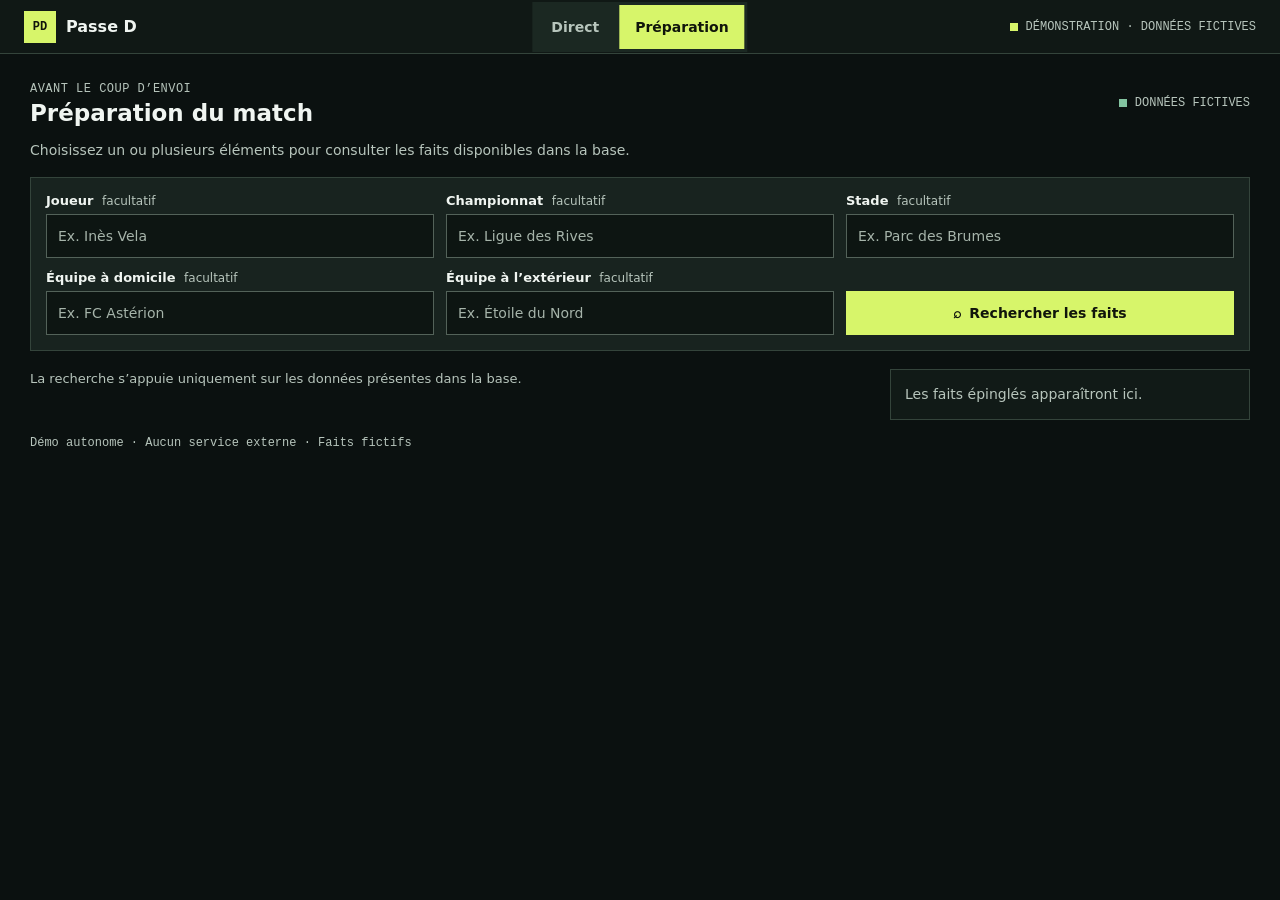
<file: index.html>
<!doctype html>
<html lang="fr" data-mode="static">
  <head>
    <meta charset="utf-8">
    <meta name="viewport" content="width=device-width, initial-scale=1">
    <meta name="theme-color" content="#0b1110">
    <title>Passe D · Régie en direct</title>
    <link rel="stylesheet" href="app/static/style.css">
    <script src="app/static/selector.js" defer></script>
    <script src="app/static/preparation.js" defer></script>
    <script src="app/static/app.js" defer></script>
  </head>
  <body class="preparation-active">
    <header class="topbar">
      <a class="wordmark" href="./" aria-label="Passe D, accueil"><span class="mark">PD</span><span>Passe D</span></a>
      <nav class="view-tabs" role="tablist" aria-label="Mode de travail">
        <button class="view-tab" id="live-tab" type="button" role="tab" aria-selected="false" aria-controls="live-view">Direct</button>
        <button class="view-tab is-active" id="preparation-tab" type="button" role="tab" aria-selected="true" aria-controls="preparation-view">Préparation</button>
      </nav>
      <span class="demo-tag"><span></span>DÉMONSTRATION · DONNÉES FICTIVES</span>
    </header>

    <main>
      <section id="live-view" role="tabpanel" aria-labelledby="live-tab" hidden>
      <section class="match-strip" aria-label="Rencontre en cours">
        <div class="match-meta"><span class="live-state" id="connection-state">PRÊT À LANCER</span><span id="competition">Ligue des Rives</span></div>
        <div class="scoreboard">
          <div class="team home-team"><span id="home-team">FC Astérion</span></div>
          <div class="score"><span id="home-score">0</span><span class="score-separator">:</span><span id="away-score">0</span><small id="clock">--’</small></div>
          <div class="team away-team"><span id="away-team">Étoile du Nord</span></div>
        </div>
        <div class="venue-line"><span id="stadium">Parc des Brumes</span><span class="venue-separator" aria-hidden="true">·</span><span>Stade</span></div>
      </section>

      <section class="control-row" aria-label="Commandes de simulation">
        <div class="section-heading"><span class="eyebrow">ASSISTANCE ÉDITORIALE</span><h1>Régie du match</h1></div>
        <div class="controls">
          <button class="button button-primary" id="start-button" type="button" disabled><span aria-hidden="true">▶</span> Lancer le direct</button>
          <button class="button button-quiet" id="stop-button" type="button" disabled><span aria-hidden="true">■</span> Arrêter</button>
        </div>
      </section>

      <section class="workspace" aria-label="Fil du match et suggestions">
        <div class="timeline-panel">
          <div class="panel-head"><div><span class="eyebrow">CHRONOLOGIE</span><h2>Fil du match</h2></div><span class="event-count" id="event-count">0 / 4</span></div>
          <ol class="timeline" id="timeline" aria-live="polite">
            <li class="empty-timeline" id="empty-timeline"><span class="empty-icon">↗</span><span>Le fil apparaîtra au lancement de la simulation.</span></li>
          </ol>
        </div>

        <aside class="suggestions-panel" aria-labelledby="suggestions-title">
          <div class="panel-head"><div><span class="eyebrow">À L’ANTENNE</span><h2 id="suggestions-title">Suggestions</h2></div><span class="suggestion-count" id="suggestion-count">0</span></div>
          <section class="pinned-panel" id="pinned-section" aria-labelledby="pinned-title" hidden>
            <div class="panel-head pinned-head"><div><span class="eyebrow">REPÈRES SAUVEGARDÉS</span><h3 id="pinned-title">Fiche de préparation</h3></div><span class="suggestion-count" id="pinned-count">0</span></div>
            <div class="pinned-list" id="pinned-list"></div>
          </section>
          <p class="suggestion-intro" id="suggestion-intro">Les informations vérifiées apparaîtront ici au fil du jeu.</p>
          <div class="suggestion-list" id="suggestions" aria-live="polite" aria-relevant="additions text">
            <div class="empty-suggestions" id="empty-suggestions">En attente du premier temps fort.</div>
          </div>
          <div class="source-note"><span class="source-dot"></span>Chaque fait renvoie à sa fiche source.</div>
        </aside>
      </section>
      </section>

      <section id="preparation-view" role="tabpanel" aria-labelledby="preparation-tab">
        <div class="preparation-heading">
          <div><span class="eyebrow">AVANT LE COUP D’ENVOI</span><h1>Préparation du match</h1></div>
          <span class="demo-tag demo-tag-light"><span></span>DONNÉES FICTIVES</span>
        </div>
        <p class="preparation-intro">Choisissez un ou plusieurs éléments pour consulter les faits disponibles dans la base.</p>
        <form class="preparation-form" id="preparation-form">
          <label class="preparation-field" for="player-input"><span>Joueur <small>facultatif</small></span><input id="player-input" name="player" list="player-options" autocomplete="off" placeholder="Ex. Inès Vela"></label>
          <datalist id="player-options"></datalist>
          <label class="preparation-field" for="competition-input"><span>Championnat <small>facultatif</small></span><input id="competition-input" name="competition" list="competition-options" autocomplete="off" placeholder="Ex. Ligue des Rives"></label>
          <datalist id="competition-options"></datalist>
          <label class="preparation-field" for="stadium-input"><span>Stade <small>facultatif</small></span><input id="stadium-input" name="stadium" list="stadium-options" autocomplete="off" placeholder="Ex. Parc des Brumes"></label>
          <datalist id="stadium-options"></datalist>
          <label class="preparation-field" for="home-team-input"><span>Équipe à domicile <small>facultatif</small></span><input id="home-team-input" name="homeTeam" list="team-options" autocomplete="off" placeholder="Ex. FC Astérion"></label>
          <label class="preparation-field" for="away-team-input"><span>Équipe à l’extérieur <small>facultatif</small></span><input id="away-team-input" name="awayTeam" list="team-options" autocomplete="off" placeholder="Ex. Étoile du Nord"></label>
          <datalist id="team-options"></datalist>
          <button class="button button-primary preparation-submit" type="submit"><span aria-hidden="true">⌕</span> Rechercher les faits</button>
        </form>
        <div class="preparation-workspace">
          <div class="preparation-main">
            <p class="preparation-status" id="preparation-status" role="status" aria-live="polite">La recherche s’appuie uniquement sur les données présentes dans la base.</p>
            <div class="preparation-results" id="preparation-results" aria-live="polite"></div>
          </div>
          <aside class="preparation-pin-column" aria-label="Fiche épinglée">
            <section class="preparation-pinned" id="preparation-pinned-section" aria-labelledby="preparation-pinned-title" hidden>
              <div class="preparation-group-head"><h2 id="preparation-pinned-title">Fiche épinglée pour le match</h2><span class="preparation-group-count" id="preparation-pin-count">0 FAIT</span></div>
              <div class="preparation-facts" id="preparation-pinned-list"></div>
            </section>
            <p class="preparation-pin-empty" id="preparation-pin-empty">Les faits épinglés apparaîtront ici.</p>
          </aside>
        </div>
      </section>

      <footer>Démo autonome · Aucun service externe · Faits fictifs</footer>
    </main>
  </body>
</html>
</file>
<file: app/static/style.css>
:root {
  color-scheme: dark;
  --paper: #0b1110;
  --surface: #111a17;
  --surface-raised: #18231f;
  --ink: #f0f5f1;
  --muted: #b7c5bc;
  --line: #34443b;
  --green: #83c4a0;
  --lime: #d7f56a;
  --red: #ff9588;
  --yellow: #f2d578;
  --blue: #9dc9d8;
  --sans: system-ui, -apple-system, BlinkMacSystemFont, "Segoe UI", sans-serif;
  --mono: ui-monospace, SFMono-Regular, Consolas, "Liberation Mono", monospace;
}

* { box-sizing: border-box; }
html { min-width: 320px; background: var(--paper); }
body { margin: 0; background: var(--paper); color: var(--ink); font-family: var(--sans); font-size: 14px; }
button, input { font: inherit; }
[hidden] { display: none !important; }
:focus-visible { outline: 3px solid var(--lime); outline-offset: 3px; }

.topbar {
  position: relative;
  z-index: 3;
  display: flex;
  align-items: center;
  justify-content: space-between;
  gap: 20px;
  height: 54px;
  min-height: 54px;
  padding: 0 max(24px, calc((100vw - 1440px) / 2));
  border-bottom: 1px solid var(--line);
  background: #101815;
}
.wordmark { display: flex; min-height: 44px; align-items: center; gap: 10px; color: var(--ink); text-decoration: none; font-size: 16px; font-weight: 800; }
.mark { display: grid; width: 32px; height: 32px; place-items: center; background: var(--lime); color: #10150b; font: 700 12px var(--mono); }
.demo-tag { display: flex; align-items: center; gap: 8px; color: var(--muted); font: 12px var(--mono); }
.demo-tag span, .source-dot { width: 8px; height: 8px; flex: 0 0 8px; background: var(--lime); }
.view-tabs { position: absolute; left: 50%; display: flex; align-items: center; gap: 4px; padding: 3px; transform: translateX(-50%); background: #1b2822; }
.view-tab { min-height: 44px; padding: 0 16px; border: 0; background: transparent; color: var(--muted); cursor: pointer; font-size: 14px; font-weight: 700; }
.view-tab:hover { color: var(--ink); }
.view-tab.is-active { background: var(--lime); color: #10150b; }

main { max-width: 1500px; margin: 0 auto; padding: 20px 30px 24px; }
.match-strip { position: sticky; top: 0; z-index: 2; display: flex; flex-direction: column; justify-content: center; gap: 8px; min-height: 150px; padding: 14px 24px; border: 1px solid #314238; background: #142019; color: var(--ink); }
.match-meta { display: flex; align-items: center; justify-content: center; gap: 12px; color: var(--muted); font-size: 13px; }
.live-state { display: inline-flex; align-items: center; min-height: 24px; padding: 2px 8px; border: 1px solid #516448; color: var(--lime); font: 12px var(--mono); }
.live-state.is-active { border-color: var(--lime); background: #24311a; }
.scoreboard { display: grid; grid-template-columns: minmax(0, 1fr) 150px minmax(0, 1fr); align-items: center; width: min(100%, 900px); margin: 0 auto; }
.team { min-width: 0; font-size: 16px; font-weight: 700; overflow-wrap: anywhere; }
.away-team { text-align: right; }
.score { display: grid; grid-template-columns: 1fr auto 1fr; align-items: center; gap: 4px; font: 700 42px/1 var(--mono); font-variant-numeric: tabular-nums; text-align: center; }
.score-separator { color: var(--muted); font-size: 26px; }
.score small { grid-column: 1 / -1; margin-top: 6px; color: var(--lime); font: 700 16px/1.2 var(--mono); font-variant-numeric: tabular-nums; }
.venue-line { display: flex; justify-content: center; align-items: center; gap: 7px; color: var(--muted); font-size: 13px; }
.venue-separator { color: var(--green); }

.control-row { display: flex; align-items: center; justify-content: space-between; gap: 18px; padding: 17px 0 14px; }
.eyebrow { color: var(--muted); font: 12px var(--mono); letter-spacing: .04em; }
h1, h2, h3, p { margin: 0; }
h1 { margin-top: 4px; font-size: 23px; line-height: 1.2; }
h2 { margin-top: 4px; font-size: 18px; line-height: 1.25; }
.controls { display: flex; flex-wrap: wrap; gap: 8px; }
.button { display: inline-flex; align-items: center; justify-content: center; gap: 8px; min-height: 44px; padding: 0 16px; border: 1px solid transparent; cursor: pointer; font-size: 14px; font-weight: 750; transition: background .16s ease, transform .16s ease; }
.button:not(:disabled):active { transform: translateY(1px); }
.button-primary { background: var(--lime); color: #10150b; }
.button-primary:hover:not(:disabled) { background: #e4ff91; }
.button-quiet { border-color: var(--line); background: #17211d; color: var(--ink); }
.button-quiet:hover:not(:disabled) { border-color: #708175; background: #202e27; }
.button:disabled { border-color: #3a463f; background: #202923; color: #a7b2aa; cursor: not-allowed; }

.workspace { display: grid; grid-template-columns: minmax(0, 1.08fr) minmax(360px, .92fr); min-height: 460px; border-top: 1px solid var(--line); border-bottom: 1px solid var(--line); }
.timeline-panel { min-width: 0; padding: 18px 24px 22px 0; border-right: 1px solid var(--line); }
.suggestions-panel { min-width: 0; padding: 18px 0 22px 24px; }
.panel-head { display: flex; align-items: flex-start; justify-content: space-between; gap: 16px; min-height: 48px; }
.event-count, .suggestion-count { color: var(--muted); font: 13px var(--mono); font-variant-numeric: tabular-nums; }
.suggestion-count { display: grid; min-width: 30px; min-height: 30px; place-items: center; border: 1px solid var(--line); color: var(--lime); }
.timeline { position: relative; display: flex; flex-direction: column; gap: 0; margin: 10px 0 0; padding: 0; list-style: none; }
.timeline-entry { position: relative; display: grid; grid-template-columns: 58px minmax(0, 1fr); gap: 14px; padding: 0 0 17px; animation: appear .24s ease both; }
.timeline-entry.is-latest { animation: latest-event 1.6s ease-out both; }
.event-time { align-self: start; padding: 5px 3px; border: 1px solid var(--line); background: #111a17; color: var(--green); text-align: center; font: 13px var(--mono); font-variant-numeric: tabular-nums; }
.event-copy { min-width: 0; padding: 1px 0 0; }
.event-type { display: inline-flex; align-items: center; min-height: 26px; margin: 0 0 6px; padding: 3px 8px; border: 1px solid #415348; border-left: 4px solid var(--green); color: var(--ink); background: var(--surface-raised); font-size: 12px; font-weight: 750; }
.event-type.goal { border-color: #799342; border-left-color: var(--lime); color: var(--lime); }
.event-type.yellow_card { border-color: #75663a; border-left-color: var(--yellow); }
.event-type.red_card { border-color: #76483f; border-left-color: var(--red); }
.event-type.substitution { border-color: #405d68; border-left-color: var(--blue); }
.event-type.temps_mort { border-color: #63534a; border-left-color: #d2aa8d; }
.event-type.whistle, .event-type.penalty, .event-type.penalty_shootout { border-color: #75663a; border-left-color: var(--yellow); }
.event-copy p { max-width: 650px; font-size: 14px; line-height: 1.5; }
.empty-timeline { display: flex; align-items: center; gap: 12px; min-height: 130px; color: var(--muted); font-size: 14px; }
.empty-icon { display: grid; width: 38px; height: 38px; flex: 0 0 38px; place-items: center; border: 1px solid var(--line); color: var(--green); font-size: 18px; }

.suggestion-intro { margin: 2px 0 12px; color: var(--muted); font-size: 13px; line-height: 1.5; }
.suggestion-list { display: grid; gap: 9px; }
.suggestion-card { min-width: 0; padding: 13px 15px; border: 1px solid var(--line); border-left: 4px solid #607367; background: var(--surface); animation: appear .24s ease both; }
.suggestion-card:first-child { border-color: #819548; border-left-color: var(--lime); background: #1b2718; }
.suggestion-card:nth-child(n + 2) { border-left-color: #52635a; }
.suggestion-title { margin: 0 0 6px; font-size: 15px; font-weight: 800; line-height: 1.35; }
.suggestion-card:first-child .suggestion-title { color: var(--lime); font-size: 20px; }
.suggestion-fact { color: var(--ink); font-size: 15px; line-height: 1.5; }
.suggestion-card:first-child .suggestion-fact { color: #f4f8e9; font-size: 18px; line-height: 1.45; }
.suggestion-source, .preparation-fact-source { display: block; margin-top: 10px; color: var(--muted); font-size: 13px; line-height: 1.4; overflow-wrap: anywhere; }
.source-details { margin-top: 6px; color: var(--muted); font-size: 12px; }
.source-details summary { width: fit-content; min-height: 44px; padding: 10px 0; cursor: pointer; }
.source-details code { display: inline-block; margin-top: 4px; padding: 4px 7px; background: #0b1110; color: var(--green); font: 12px var(--mono); overflow-wrap: anywhere; }
.empty-suggestions { display: grid; min-height: 110px; place-items: center; padding: 16px; border: 1px dashed #536259; color: var(--muted); font-size: 14px; text-align: center; }
.source-note { display: flex; align-items: center; gap: 9px; margin-top: 14px; color: var(--muted); font-size: 13px; }
.source-note .source-dot { background: var(--green); }
.pinned-panel { margin: 0 0 16px; padding: 12px; border: 1px solid var(--line); background: #131e19; }
.pinned-head { min-height: 42px; margin-bottom: 6px; }
.pinned-head h3 { margin: 3px 0 0; font-size: 14px; }
.pinned-list { display: grid; gap: 8px; }
.pinned-list .preparation-fact { padding: 10px; }
.pinned-list .pin-button { min-height: 44px; }

.preparation-heading { display: flex; align-items: center; justify-content: space-between; gap: 16px; padding: 5px 0 8px; }
.preparation-heading h1 { margin-top: 4px; }
.demo-tag-light { color: var(--muted); }
.demo-tag-light span { background: var(--green); }
.preparation-intro { max-width: 720px; margin: 4px 0 16px; color: var(--muted); font-size: 14px; line-height: 1.5; }
.preparation-form { display: grid; grid-template-columns: repeat(6, minmax(0, 1fr)); align-items: end; gap: 12px; padding: 15px; border: 1px solid var(--line); background: var(--surface-raised); }
.preparation-field { display: grid; grid-column: span 2; gap: 6px; min-width: 0; font-size: 13px; font-weight: 750; }
.preparation-field small { margin-left: 4px; color: var(--muted); font-size: 12px; font-weight: 500; }
.preparation-field input { width: 100%; min-width: 0; min-height: 44px; padding: 0 11px; border: 1px solid #536259; border-radius: 0; background: #0d1512; color: var(--ink); font: 14px var(--sans); }
.preparation-field input::placeholder { color: #a6b4aa; opacity: 1; }
.preparation-field input:focus { border-color: var(--lime); }
.preparation-submit { grid-column: span 2; justify-self: stretch; }
.preparation-status { min-height: 22px; margin: 0 0 13px; color: var(--muted); font-size: 13px; line-height: 1.5; }
.preparation-status.is-error { color: var(--red); }
.preparation-workspace { display: grid; grid-template-columns: minmax(0, 1fr) minmax(280px, 360px); align-items: start; gap: 24px; margin-top: 18px; }
.preparation-main { min-width: 0; }
.preparation-pin-column { position: sticky; top: 16px; min-width: 0; padding: 14px; border: 1px solid var(--line); background: var(--surface); }
.preparation-pin-empty { color: var(--muted); font-size: 14px; line-height: 1.5; }
.preparation-pinned .preparation-group-head { margin-bottom: 10px; }
.preparation-pinned .preparation-facts { grid-template-columns: 1fr; }
.preparation-results { padding-bottom: 18px; }
.preparation-group { margin: 0 0 22px; }
.preparation-group-head { display: flex; align-items: baseline; justify-content: space-between; gap: 10px; padding-bottom: 9px; border-bottom: 1px solid var(--line); }
.preparation-group-head h2 { margin: 0; }
.preparation-group-count { color: var(--muted); font: 12px var(--mono); }
.preparation-facts { display: grid; grid-template-columns: repeat(auto-fit, minmax(min(100%, 260px), 1fr)); gap: 9px; padding-top: 10px; }
.preparation-fact { display: flex; flex-direction: column; align-items: flex-start; min-width: 0; padding: 13px 14px; border: 1px solid var(--line); border-left: 4px solid var(--green); background: var(--surface); animation: appear .24s ease both; }
.preparation-fact-title { margin: 0 0 6px; font-size: 15px; font-weight: 800; line-height: 1.35; }
.preparation-fact-copy { color: var(--ink); font-size: 14px; line-height: 1.5; overflow-wrap: anywhere; }
.pin-button { display: inline-flex; align-items: center; gap: 7px; min-height: 44px; margin-top: 10px; padding: 0 12px; border: 1px solid #647668; background: #18251d; color: var(--ink); cursor: pointer; font-size: 13px; font-weight: 750; }
.pin-button:hover { border-color: var(--lime); background: #24331c; }
.pin-button[aria-pressed="true"] { border-color: var(--lime); background: #2a381d; color: var(--lime); }
.preparation-empty { padding: 13px 0; color: var(--muted); font-size: 14px; }
footer { padding-top: 14px; color: var(--muted); font: 12px var(--mono); }

@keyframes appear { from { opacity: 0; transform: translateY(4px); } to { opacity: 1; transform: translateY(0); } }
@keyframes latest-event { 0% { background: #26351d; } 100% { background: transparent; } }

@media (min-width: 1280px) and (min-height: 800px) {
  body:not(.preparation-active) { overflow: hidden; }
  body:not(.preparation-active) main { height: calc(100dvh - 54px); padding-top: 14px; padding-bottom: 12px; }
  body:not(.preparation-active) #live-view { display: flex; height: 100%; flex-direction: column; min-height: 0; }
  body:not(.preparation-active) .match-strip { flex: 0 0 145px; }
  body:not(.preparation-active) .control-row { flex: 0 0 72px; padding: 10px 0; }
  body:not(.preparation-active) .workspace { flex: 1 1 0; min-height: 0; }
  body:not(.preparation-active) .timeline-panel,
  body:not(.preparation-active) .suggestions-panel { overflow-y: auto; overscroll-behavior: contain; scrollbar-color: #53645a #111a17; scrollbar-width: thin; }
  body:not(.preparation-active) footer { display: none; }
}

@media (max-width: 900px) {
  main { padding-right: 22px; padding-left: 22px; }
  .preparation-workspace { grid-template-columns: minmax(0, 1fr) minmax(240px, 300px); gap: 16px; }
}

@media (max-width: 720px) {
  .topbar { display: grid; grid-template-columns: minmax(0, 1fr) auto; gap: 8px 10px; height: auto; padding: 9px 16px; }
  .wordmark { grid-column: 1; }
  .topbar > .demo-tag { grid-column: 2; grid-row: 1; justify-self: end; text-align: right; font-size: 12px; }
  .topbar > .demo-tag { flex-wrap: wrap; justify-content: flex-end; }
  .view-tabs { position: static; grid-column: 1 / -1; grid-row: 2; justify-self: center; width: max-content; max-width: 100%; transform: none; }
  .view-tab { min-width: 110px; }
  main { padding: 16px 16px 20px; }
  .match-strip { min-height: 142px; padding: 12px 12px; }
  .match-meta { flex-wrap: wrap; gap: 6px 9px; font-size: 12px; }
  .scoreboard { grid-template-columns: minmax(0, 1fr) 88px minmax(0, 1fr); }
  .team { font-size: 13px; line-height: 1.35; }
  .score { font-size: 32px; }
  .score-separator { font-size: 21px; }
  .score small { font-size: 14px; }
  .venue-line { font-size: 12px; }
  .control-row { align-items: flex-start; flex-direction: column; gap: 12px; padding: 18px 0 14px; }
  .workspace { grid-template-columns: 1fr; }
  .timeline-panel { grid-row: 2; padding: 18px 0; border-right: 0; border-bottom: 1px solid var(--line); }
  .suggestions-panel { grid-row: 1; padding: 18px 0; border-bottom: 1px solid var(--line); }
  .timeline-entry { grid-template-columns: 52px minmax(0, 1fr); gap: 10px; }
  .preparation-heading { align-items: flex-start; padding-top: 2px; }
  .preparation-form { grid-template-columns: 1fr; gap: 11px; padding: 13px; }
  .preparation-field, .preparation-submit { grid-column: auto; }
  .preparation-submit { justify-self: stretch; }
  .preparation-workspace { grid-template-columns: 1fr; gap: 12px; }
  .preparation-pin-column { position: static; grid-row: 2; }
  .preparation-main { grid-row: 1; }
  .preparation-facts { grid-template-columns: 1fr; }
  .preparation-group { margin-bottom: 18px; }
}

@media (max-width: 390px) {
  .topbar { padding-right: 12px; padding-left: 12px; }
  .demo-tag { gap: 5px; font-size: 12px; }
  main { padding-right: 12px; padding-left: 12px; }
  .scoreboard { grid-template-columns: minmax(0, 1fr) 76px minmax(0, 1fr); }
  .team { font-size: 12px; }
  .score { gap: 2px; font-size: 29px; }
  .score-separator { font-size: 18px; }
  .button { padding: 0 12px; }
  .suggestion-card:first-child .suggestion-fact { font-size: 16px; }
}

@media (prefers-reduced-motion: reduce) {
  *, *::before, *::after { scroll-behavior: auto !important; animation-duration: .01ms !important; animation-iteration-count: 1 !important; transition-duration: .01ms !important; }
}
</file>
